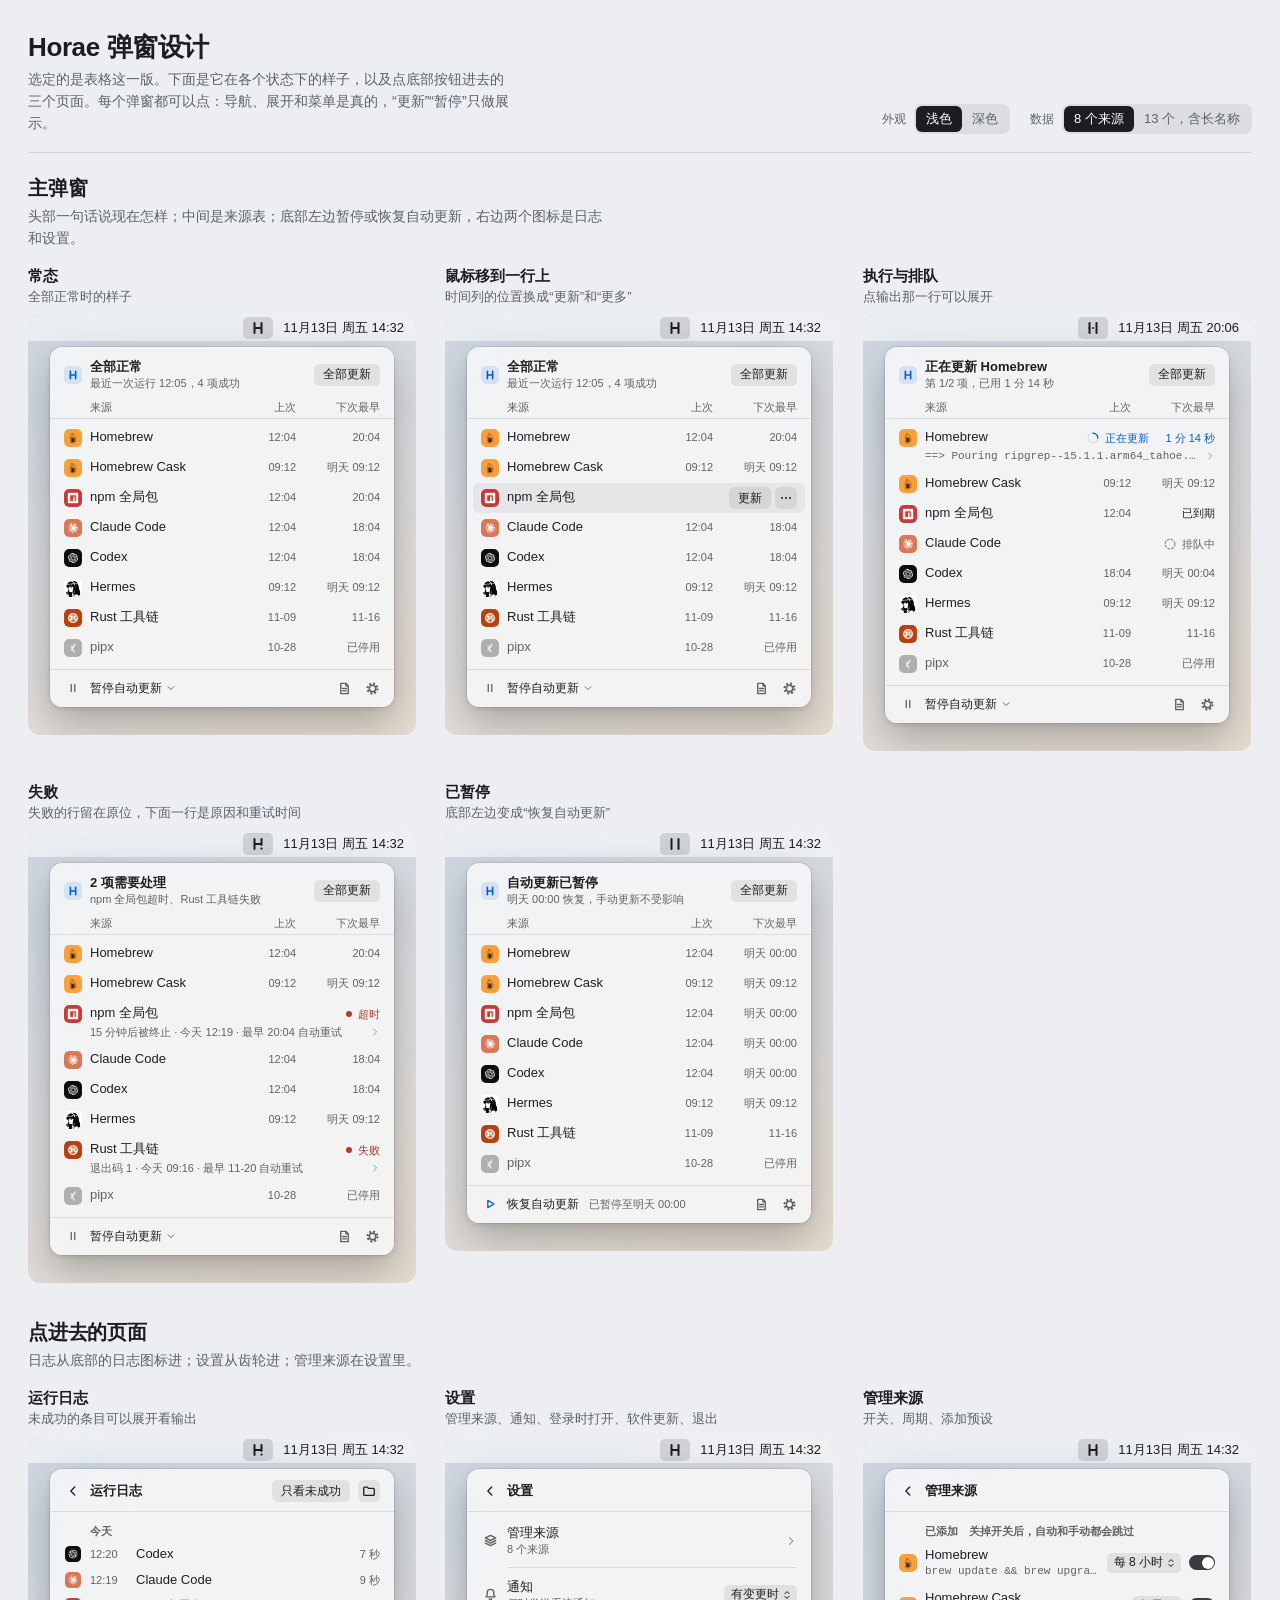
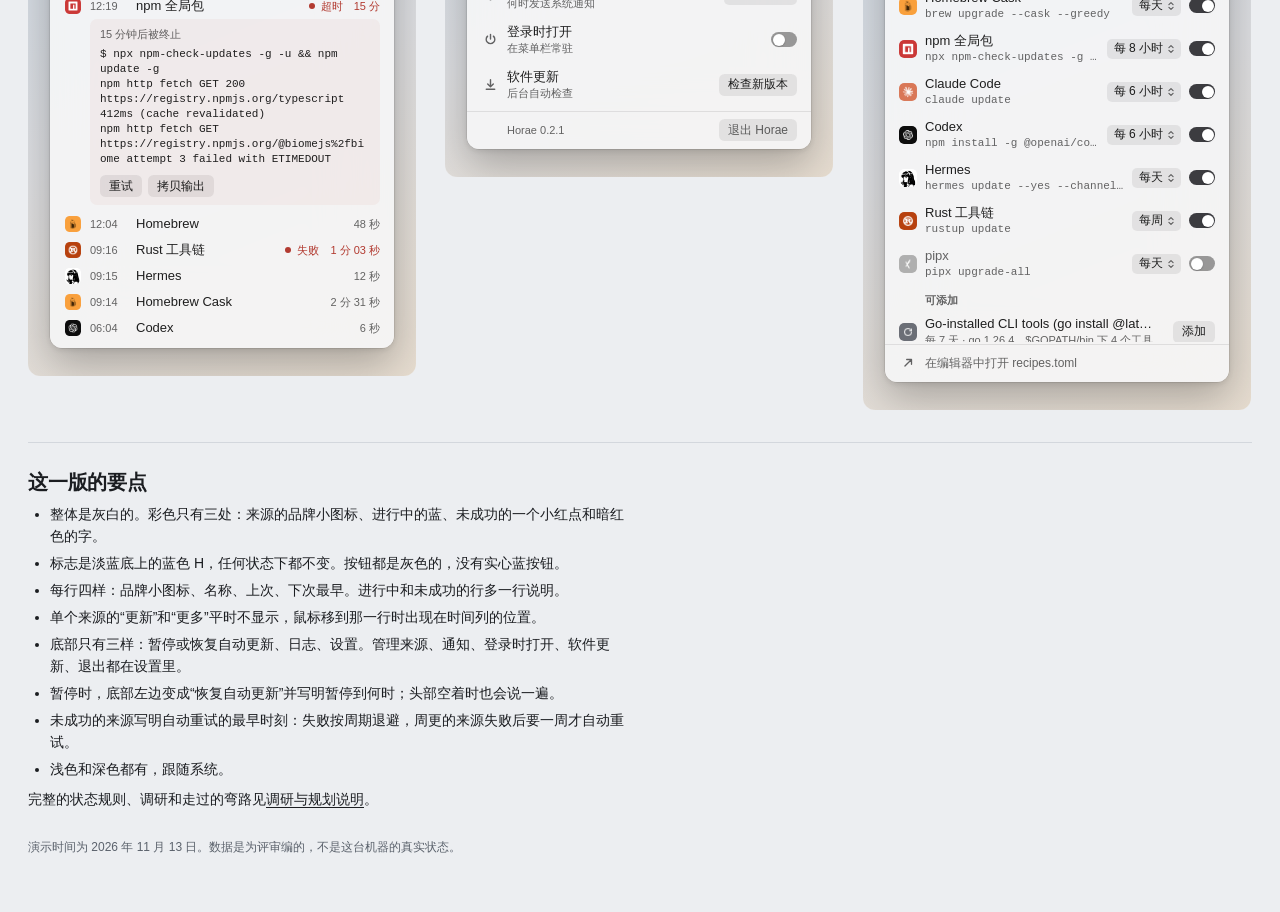
<file: docs/ui/index.html>
<!doctype html>
<html lang="zh-CN">
<head>
<meta charset="utf-8">
<meta name="viewport" content="width=device-width, initial-scale=1">
<title>Horae 弹窗设计</title>
<link rel="stylesheet" href="shared.css">
<style>
html { --pick: #1b1d21; --on-pick: #ffffff; }
html[data-theme="dark"] { --pick: #eceef1; --on-pick: #131518; }
body { font-size: 14px; line-height: 22px; }
a { color: inherit; text-underline-offset: 3px; text-decoration-thickness: 1px; }
::selection { background: color-mix(in srgb, var(--page-ink) 18%, transparent); }
.wrap { max-width: 1340px; margin: 0 auto; padding: 0 28px; }

.top { display: flex; flex-wrap: wrap; align-items: flex-end; justify-content: space-between; gap: 14px 32px; padding: 30px 0 18px; border-bottom: 1px solid var(--page-line); }
.top h1 { font-size: 26px; line-height: 34px; font-weight: 650; letter-spacing: -0.015em; }
.top p { max-width: 62ch; margin-top: 4px; color: var(--page-dim); }
.controls { display: flex; flex-wrap: wrap; gap: 8px 20px; }
.grp { display: flex; align-items: center; gap: 8px; font-size: 12px; line-height: 16px; color: var(--page-dim); }
.seg { display: inline-flex; padding: 2px; border-radius: 8px; background: color-mix(in srgb, var(--page-ink) 8%, transparent); }
.seg button { height: 26px; padding: 0 10px; border-radius: 6px; font-size: 13px; line-height: 18px; color: var(--page-dim); white-space: nowrap; }
.seg button:hover { color: var(--page-ink); }
.seg button[aria-pressed="true"] { background: var(--pick); color: var(--on-pick); font-weight: 500; }

.band { padding: 22px 0 10px; }
.band > h2 { font-size: 20px; line-height: 26px; font-weight: 650; letter-spacing: -0.01em; }
.band > p { max-width: 74ch; margin-top: 4px; color: var(--page-dim); }
.shots { display: grid; grid-template-columns: repeat(auto-fill, minmax(388px, 1fr)); gap: 26px 28px; margin-top: 16px; align-items: start; }
figure { min-width: 0; }
figcaption { margin-bottom: 8px; }
figcaption b { display: block; font-size: 15px; line-height: 22px; font-weight: 600; }
figcaption span { display: block; font-size: 13px; line-height: 20px; color: var(--page-dim); }
.scroller { max-width: 100%; overflow-x: auto; }
iframe { display: block; border: 0; background: transparent; color-scheme: normal; }

.sect { margin-top: 18px; padding: 26px 0 8px; border-top: 1px solid var(--page-line); }
.sect h2 { font-size: 20px; line-height: 26px; font-weight: 650; letter-spacing: -0.01em; }
.sect ul { max-width: 78ch; margin-top: 8px; padding-left: 22px; }
.sect li + li { margin-top: 5px; }
.sect p { max-width: 74ch; margin-top: 8px; }
.foot { padding: 20px 0 56px; font-size: 12px; line-height: 18px; color: var(--page-dim); }
</style>
</head>
<body>
<div class="wrap">
  <header class="top">
    <div>
      <h1>Horae 弹窗设计</h1>
      <p>选定的是表格这一版。下面是它在各个状态下的样子，以及点底部按钮进去的三个页面。每个弹窗都可以点：导航、展开和菜单是真的，“更新”“暂停”只做展示。</p>
    </div>
    <div class="controls" id="controls"></div>
  </header>

  <section class="band">
    <h2>主弹窗</h2>
    <p>头部一句话说现在怎样；中间是来源表；底部左边暂停或恢复自动更新，右边两个图标是日志和设置。</p>
    <div class="shots" id="main"></div>
  </section>

  <section class="band">
    <h2>点进去的页面</h2>
    <p>日志从底部的日志图标进；设置从齿轮进；管理来源在设置里。</p>
    <div class="shots" id="pages"></div>
  </section>

  <section class="sect">
    <h2>这一版的要点</h2>
    <ul>
      <li>整体是灰白的。彩色只有三处：来源的品牌小图标、进行中的蓝、未成功的一个小红点和暗红色的字。</li>
      <li>标志是淡蓝底上的蓝色 H，任何状态下都不变。按钮都是灰色的，没有实心蓝按钮。</li>
      <li>每行四样：品牌小图标、名称、上次、下次最早。进行中和未成功的行多一行说明。</li>
      <li>单个来源的“更新”和“更多”平时不显示，鼠标移到那一行时出现在时间列的位置。</li>
      <li>底部只有三样：暂停或恢复自动更新、日志、设置。管理来源、通知、登录时打开、软件更新、退出都在设置里。</li>
      <li>暂停时，底部左边变成“恢复自动更新”并写明暂停到何时；头部空着时也会说一遍。</li>
      <li>未成功的来源写明自动重试的最早时刻：失败按周期退避，周更的来源失败后要一周才自动重试。</li>
      <li>浅色和深色都有，跟随系统。</li>
    </ul>
    <p>完整的状态规则、调研和走过的弯路见<a href="2026-11-13-horae-popover-redesign.md">调研与规划说明</a>。</p>
  </section>

  <p class="foot">演示时间为 2026 年 11 月 13 日。数据是为评审编的，不是这台机器的真实状态。</p>
</div>

<script>
(function () {
  const MAIN = [
    { id: 'idle', q: 'state=idle', t: '常态', d: '全部正常时的样子' },
    { id: 'hover', q: 'state=idle&hover=npm-globals', t: '鼠标移到一行上', d: '时间列的位置换成“更新”和“更多”' },
    { id: 'running', q: 'state=running', t: '执行与排队', d: '点输出那一行可以展开' },
    { id: 'failed', q: 'state=failed', t: '失败', d: '失败的行留在原位，下面一行是原因和重试时间' },
    { id: 'paused', q: 'state=paused', t: '已暂停', d: '底部左边变成“恢复自动更新”' },
  ];
  const PAGES = [
    { id: 'log', q: 'state=failed&page=log', t: '运行日志', d: '未成功的条目可以展开看输出' },
    { id: 'settings', q: 'state=idle&page=settings', t: '设置', d: '管理来源、通知、登录时打开、软件更新、退出' },
    { id: 'sources', q: 'state=idle&page=sources', t: '管理来源', d: '开关、周期、添加预设' },
  ];
  const OPTS = {
    theme: ['外观', [['light', '浅色'], ['dark', '深色']]],
    data: ['数据', [['base', '8 个来源'], ['stress', '13 个，含长名称']]],
  };
  const st = { theme: 'light', data: 'base' };
  new URLSearchParams(location.search + '&' + location.hash.slice(1)).forEach((val, key) => {
    if (OPTS[key] && OPTS[key][1].some((o) => o[0] === val)) st[key] = val;
  });
  const $ = (id) => document.getElementById(id);
  const shot = (f) =>
    `<figure><figcaption><b>${f.t}</b><span>${f.d}</span></figcaption><div class="scroller"><iframe data-id="${f.id}" title="${f.t}" width="388" height="520" src="ledger.html?embed=1&id=${f.id}&${f.q}&theme=${st.theme}&data=${st.data}"></iframe></div></figure>`;

  function paint() {
    document.documentElement.dataset.theme = st.theme;
    history.replaceState(null, '', '#' + new URLSearchParams(st).toString());
    $('controls').innerHTML = Object.entries(OPTS)
      .map(([key, [label, opts]]) => `<div class="grp"><span>${label}</span><div class="seg" role="group" aria-label="${label}">${opts.map(([val, text]) => `<button data-k="${key}" data-v="${val}" aria-pressed="${st[key] === val}">${text}</button>`).join('')}</div></div>`)
      .join('');
    $('main').innerHTML = MAIN.map(shot).join('');
    $('pages').innerHTML = PAGES.map(shot).join('');
  }

  $('controls').addEventListener('click', (e) => {
    const b = e.target.closest('button[data-k]');
    if (!b) return;
    st[b.dataset.k] = b.dataset.v;
    paint();
  });
  window.addEventListener('message', (e) => {
    if (!e.data || !e.data.horae) return;
    const f = document.querySelector(`iframe[data-id="${e.data.horae}"]`);
    if (f) f.height = e.data.height + 4;
  });
  paint();
})();
</script>
</body>
</html>
</file>
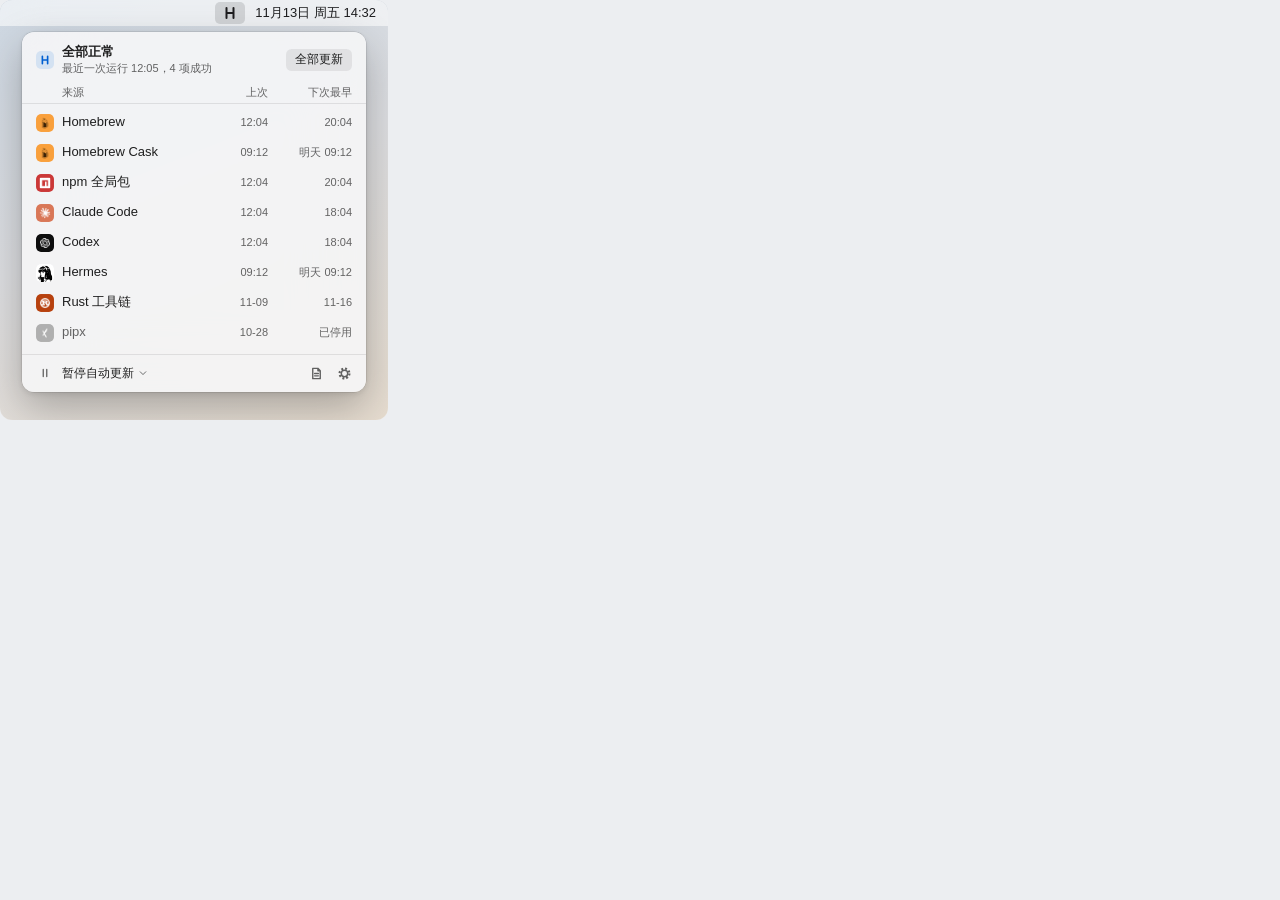
<file: docs/ui/ledger.html>
<!doctype html>
<html lang="zh-CN">
<head>
<meta charset="utf-8">
<meta name="viewport" content="width=device-width, initial-scale=1">
<title>Horae 弹窗</title>
<link rel="stylesheet" href="shared.css">
<style>
/* Horae 弹窗：单栏表格。每个事实一列——来源、上次、下次最早；系统材质；所有文字落在同一条左缘（x=40）。
   来源的品牌小图标在最左。整体是灰白的，彩色只有三处：品牌小图标、进行中的蓝、未成功的一点暗红。
   标志是淡蓝底上的蓝色 H，不随状态变；按钮都是灰色的，没有实心蓝按钮。
   底部是一条工具栏：左边暂停或恢复自动更新，右边日志和设置。不常用的都在设置页里。 */
.p {
  --bg: rgba(246, 246, 247, 0.9);
  --ink: rgba(0, 0, 0, 0.88);
  --dim: rgba(0, 0, 0, 0.6);
  --faint: rgba(0, 0, 0, 0.38);
  --line: rgba(0, 0, 0, 0.09);
  --hover: rgba(0, 0, 0, 0.055);
  --ctl: rgba(0, 0, 0, 0.07);
  --accent: #005fd1;
  --tint: rgba(0, 104, 224, 0.12);
  --bad: #b23a30;
  --bad-bg: rgba(178, 58, 48, 0.05);
  --menu: rgba(250, 250, 251, 0.98);
  --edge: rgba(0, 0, 0, 0.16);
  --sel: rgba(0, 104, 224, 0.2);
  --sw-on: #3c3c40;
  --sw-knob: #ffffff;
}
html[data-theme="dark"] .p {
  --bg: rgba(38, 38, 41, 0.9);
  --ink: rgba(255, 255, 255, 0.92);
  --dim: rgba(255, 255, 255, 0.64);
  --faint: rgba(255, 255, 255, 0.38);
  --line: rgba(255, 255, 255, 0.11);
  --hover: rgba(255, 255, 255, 0.08);
  --ctl: rgba(255, 255, 255, 0.11);
  --accent: #6cb2ff;
  --tint: rgba(108, 178, 255, 0.18);
  --bad: #e5837a;
  --bad-bg: rgba(229, 131, 122, 0.08);
  --menu: rgba(48, 48, 52, 0.98);
  --edge: rgba(255, 255, 255, 0.18);
  --sel: rgba(108, 178, 255, 0.3);
  --sw-on: #dcdce0;
  --sw-knob: #2a2a2d;
}
.p {
  position: relative;
  width: 344px;
  border-radius: 12px;
  background: var(--bg);
  color: var(--ink);
  font-size: 13px;
  line-height: 16px;
  -webkit-backdrop-filter: blur(34px) saturate(1.7);
  backdrop-filter: blur(34px) saturate(1.7);
  box-shadow: 0 0 0 0.5px var(--edge), 0 16px 40px rgba(0, 0, 0, 0.26), 0 2px 6px rgba(0, 0, 0, 0.1);
  padding-bottom: 6px;
}
.p ::selection { background: var(--sel); }
.p svg { fill: none; stroke: currentColor; stroke-width: 1.5; stroke-linecap: round; stroke-linejoin: round; display: block; }
.p button:focus-visible { outline: 2px solid var(--accent); outline-offset: 1px; }

/* 头部：标志占图标列，标题落在名称的左缘上 */
.hd { display: grid; grid-template-columns: 18px minmax(0, 1fr) auto; column-gap: 8px; align-items: center; padding: 12px 14px 10px; }
.tile { width: 18px; height: 18px; border-radius: 5px; display: grid; place-items: center; background: var(--tint); color: var(--accent); }
.tile svg { width: 12px; height: 12px; stroke-width: 2.2; }
.hd-title { font-weight: 600; overflow: hidden; text-overflow: ellipsis; white-space: nowrap; }
.hd-sub { margin-top: 1px; font-size: 11px; line-height: 14px; color: var(--dim); overflow: hidden; text-overflow: ellipsis; white-space: nowrap; }
.btn { height: 22px; padding: 0 9px; border-radius: 5.5px; background: var(--ctl); font-size: 12px; line-height: 15px; font-weight: 500; white-space: nowrap; }
.btn:hover { filter: brightness(0.94); }
.btn.on { background: var(--tint); color: var(--accent); }
.btn.sq { width: 22px; padding: 0; display: grid; place-items: center; }
.btn.sq svg { width: 14px; height: 14px; }

/* 状态图形：运行是蓝弧，未成功是一个小红点，排队是虚线环；成功不放图形 */
.g { width: 14px; height: 14px; flex: none; }
.g-run .trk { stroke: var(--line); }
.g-run .arc { stroke: var(--accent); transform-origin: 8px 8px; animation: hz-spin 0.9s linear infinite; }
.dot-bad { width: 6px; height: 6px; margin: 0 1px; border-radius: 50%; background: var(--bad); flex: none; }
.g-queued { color: var(--faint); }
@media (prefers-reduced-motion: reduce) { .g-run .arc { animation: none; } }

.ic { width: 18px; height: 18px; border-radius: 5px; display: block; }
.is-disabled .ic, .is-missing .ic { filter: grayscale(1); opacity: 0.5; }
.is-disabled .c-name { color: var(--dim); }
.c-name { overflow: hidden; text-overflow: ellipsis; white-space: nowrap; }
.c-val { display: inline-flex; align-items: center; justify-content: flex-end; gap: 5px; font-size: 11px; line-height: 14px; color: var(--dim); white-space: nowrap; }
.c-val.is-bad { color: var(--bad); }
.c-val.is-run { color: var(--accent); font-weight: 500; }

/* 表头与行共用同一组列 */
.cols, .row { display: grid; grid-template-columns: 18px minmax(0, 1fr) 52px 76px; column-gap: 8px; }
.cols { padding: 0 14px 4px; font-size: 11px; line-height: 14px; color: var(--dim); border-bottom: 0.5px solid var(--line); }
.r { text-align: right; }
.list { padding: 4px 6px; max-height: 330px; overflow-y: auto; scrollbar-width: thin; scrollbar-color: var(--faint) transparent; }
.row { position: relative; align-items: baseline; padding: 6px 8px; border-radius: 6px; }
.row:hover, .row.is-hover { background: var(--hover); }
.row > .ic, .row > .c-val { align-self: center; }
.row.two > .ic { align-self: start; }
.row.two > .c-val { align-self: start; margin-top: 2px; }
.row > .c-val { grid-column: 3 / 5; }
.c-time { font-size: 11px; line-height: 14px; color: var(--dim); text-align: right; white-space: nowrap; }
.c-time.now { color: var(--ink); }
.c-sub { grid-column: 2 / -1; display: flex; align-items: center; gap: 6px; min-width: 0; margin: 2px 0 -3px; padding-bottom: 3px; font-size: 11px; line-height: 14px; color: var(--dim); text-align: left; }
.c-sub > span { flex: 1; min-width: 0; overflow: hidden; text-overflow: ellipsis; white-space: nowrap; }
.c-sub > svg { width: 10px; height: 10px; flex: none; color: var(--faint); }
.c-sub.open { align-items: flex-start; }
.c-sub.open > span { white-space: pre-wrap; overflow-wrap: anywhere; }
/* 悬停时两列时间让位给操作，位置与宽度不变 */
.c-acts { position: absolute; right: 8px; top: 4px; display: none; gap: 4px; }
.row:hover .c-acts, .row.is-hover .c-acts { display: flex; }
.row.has-acts:hover .hide, .row.has-acts.is-hover .hide { visibility: hidden; }

/* 底部工具栏：左边一个带图标的文字按钮，右边两个图标按钮 */
.ft { display: flex; align-items: center; gap: 2px; margin-top: 2px; padding: 5px 9px 0 8px; border-top: 0.5px solid var(--line); }
.ft-main { display: inline-flex; align-items: center; gap: 8px; height: 26px; padding: 0 8px 0 6px; border-radius: 6px; font-size: 12px; line-height: 15px; white-space: nowrap; min-width: 0; }
.ft-main:hover, .tool:hover { background: var(--hover); }
.ft-main > svg:first-child { width: 14px; height: 14px; margin: 0 2px; color: var(--dim); }
.ft-main.is-paused > svg:first-child { color: var(--accent); }
.ft-main .chev svg { width: 10px; height: 10px; margin-left: -4px; color: var(--dim); }
.ft-note { font-size: 11px; line-height: 14px; color: var(--dim); overflow: hidden; text-overflow: ellipsis; white-space: nowrap; }
.ft .sp { flex: 1; min-width: 4px; }
.tool { width: 26px; height: 26px; border-radius: 6px; display: grid; place-items: center; color: var(--dim); flex: none; }
.tool:hover { color: var(--ink); }
.tool svg { width: 15px; height: 15px; }

.fly { position: absolute; z-index: 5; padding: 4px; white-space: nowrap; border-radius: 8px; background: var(--menu); box-shadow: 0 0 0 0.5px var(--edge), 0 10px 28px rgba(0, 0, 0, 0.24); }
.mi { display: flex; align-items: center; width: 100%; height: 24px; padding: 0 10px; border-radius: 6px; text-align: left; }
.mi:hover { background: var(--hover); }
.fly.pause { left: 8px; bottom: 38px; }
.fly.rowmenu { right: 8px; top: 28px; }

/* 次级页：返回箭头占图标列，标题与内容仍在 x=40 */
.sub-hd { display: grid; grid-template-columns: 18px minmax(0, 1fr) auto auto; column-gap: 8px; align-items: center; padding: 11px 14px 9px; border-bottom: 0.5px solid var(--line); }
.back { width: 22px; height: 22px; margin: 0 -2px; border-radius: 5.5px; display: grid; place-items: center; }
.back:hover { background: var(--hover); }
.back svg { width: 14px; height: 14px; }
.sub-hd h2 { font-size: 13px; line-height: 16px; font-weight: 600; }
.scroll { max-height: 430px; overflow-y: auto; padding: 4px 6px 2px; scrollbar-width: thin; scrollbar-color: var(--faint) transparent; }
.sec { padding: 8px 8px 3px 34px; font-size: 11px; line-height: 14px; font-weight: 600; color: var(--dim); }
.lrow { display: grid; grid-template-columns: 18px 38px minmax(0, 1fr) auto; column-gap: 8px; align-items: center; width: 100%; padding: 5px 8px; border-radius: 6px; text-align: left; }
.lrow:hover { background: var(--hover); }
.lrow .ic { width: 16px; height: 16px; border-radius: 4.5px; margin: 0 1px; }
.l-time { font-size: 11px; line-height: 14px; color: var(--dim); }
.detail { margin: 0 8px 6px 34px; padding: 8px 10px; border-radius: 7px; background: var(--bad-bg); }
.detail p { font-size: 11px; line-height: 14px; color: var(--dim); }
.detail pre { margin: 6px 0 8px; font-size: 11px; line-height: 15px; white-space: pre-wrap; overflow-wrap: anywhere; color: var(--ink); user-select: text; }
.detail .acts { display: flex; gap: 6px; }
.srow { display: grid; grid-template-columns: 18px minmax(0, 1fr) auto auto; column-gap: 8px; align-items: center; padding: 6px 8px; border-radius: 6px; }
.srow:hover { background: var(--hover); }
.s-main { min-width: 0; }
.s-cmd { margin-top: 1px; font-size: 11px; line-height: 14px; color: var(--dim); overflow: hidden; text-overflow: ellipsis; white-space: nowrap; }
.cad { display: inline-flex; align-items: center; gap: 2px; height: 20px; padding: 0 4px 0 7px; border-radius: 5px; background: var(--ctl); font-size: 12px; line-height: 15px; white-space: nowrap; }
.cad svg { width: 12px; height: 12px; color: var(--dim); }
.sw { width: 26px; height: 15px; border-radius: 8px; background: var(--sw-on); position: relative; flex: none; }
.sw::after { content: ""; position: absolute; top: 1.5px; right: 1.5px; width: 12px; height: 12px; border-radius: 50%; background: var(--sw-knob); box-shadow: 0 0.5px 1.5px rgba(0, 0, 0, 0.3); }
.sw.off { background: var(--faint); }
.sw.off::after { right: auto; left: 1.5px; background: #fff; }
.tag { font-size: 11px; line-height: 14px; color: var(--dim); white-space: nowrap; }
/* 设置页的行：图标列放一个小线条图标，文字在 x=40 */
.setrow { display: grid; grid-template-columns: 18px minmax(0, 1fr) auto; column-gap: 8px; align-items: center; width: 100%; padding: 7px 8px; border-radius: 6px; text-align: left; }
button.setrow:hover { background: var(--hover); }
.setrow > svg:first-child { width: 15px; height: 15px; margin: 0 1.5px; color: var(--dim); }
.setrow > svg:last-child { width: 12px; height: 12px; color: var(--faint); }
.sep { height: 0; margin: 4px 8px 4px 34px; border-top: 0.5px solid var(--line); }
.pg-ft { display: flex; align-items: center; justify-content: space-between; margin-top: 2px; padding: 7px 14px 2px 40px; border-top: 0.5px solid var(--line); font-size: 11px; line-height: 14px; color: var(--dim); }
.pg-ft.link { padding: 5px 9px 0 8px; }
</style>
</head>
<body>
<div id="root"></div>
<script src="shared.js"></script>
<script>
(function () {
  const H = window.Horae;
  const { esc, icon, brand } = H;
  const g = (cls, inner) => `<svg class="g ${cls}" viewBox="0 0 16 16" aria-hidden="true">${inner}</svg>`;
  const G = {
    running: g('g-run', '<circle class="trk" cx="8" cy="8" r="5.5"/><path class="arc" d="M8 2.5a5.5 5.5 0 0 1 5.5 5.5"/>'),
    bad: '<span class="dot-bad" aria-hidden="true"></span>',
    queued: g('g-queued', '<circle cx="8" cy="8" r="5.5" stroke-dasharray="2.1 2.3"/>'),
  };

  // 进行中、排队、未成功的行，右侧是带图形的状态
  function val(s, sc, k) {
    if (k === 'running') return `<span class="c-val is-run num">${G.running}正在更新　${H.elapsedTag(sc.current.elapsed)}</span>`;
    if (k === 'queued') return `<span class="c-val">${G.queued}排队中</span>`;
    return `<span class="c-val is-bad hide">${G.bad}${s.word}</span>`;
  }
  const rowActs = (s, k) =>
    k === 'disabled'
      ? '<span class="c-acts"><button class="btn">启用</button></span>'
      : `<span class="c-acts"><button class="btn">${k === 'bad' ? '重试' : '更新'}</button><button class="btn sq" data-set="menu=${s.id}" title="更多">${icon('more')}</button></span>`;

  function row(s, sc, view) {
    const k = H.kindOf(s);
    const cls = ['row', 'is-' + k];
    let right;
    let sub = '';
    let acts = '';
    if (k === 'running') {
      const open = !!view.ui.live;
      const lines = sc.current.lines;
      right = val(s, sc, k);
      sub = `<button class="c-sub mono${open ? ' open' : ''}" data-toggle="live" title="${open ? '收起' : '展开'}实时输出"><span>${esc((open ? lines : lines.slice(-1)).join('\n'))}</span>${icon(open ? 'chevD' : 'chevR')}</button>`;
      cls.push('two');
    } else if (k === 'queued') {
      right = val(s, sc, k);
    } else if (k === 'bad') {
      right = val(s, sc, k);
      sub = `<button class="c-sub" data-nav="log" data-keep="open=${s.id}" title="查看输出"><span>${esc(s.reason)} · ${H.day(s.last)} · 最早 ${s.next} 自动重试</span>${icon('chevR')}</button>`;
      acts = rowActs(s, k);
      cls.push('two', 'has-acts');
    } else {
      right = `<span class="c-time num hide">${s.last || '尚未运行'}</span><span class="c-time num hide${s.due && !sc.paused ? ' now' : ''}"${H.shifted(s, sc) ? ' title="因暂停顺延"' : ''}>${H.nextText(s, sc)}</span>`;
      acts = rowActs(s, k);
      cls.push('has-acts');
    }
    if (view.ui.hover === s.id || view.ui.menu === s.id) cls.push('is-hover');
    const fly = view.ui.menu === s.id ? '<div class="fly rowmenu"><button class="mi" data-nav="log">查看日志</button><button class="mi" data-nav="sources">修改周期</button><button class="mi">停用</button></div>' : '';
    return `<div class="${cls.join(' ')}">${brand(s.id)}<span class="c-name" title="${esc(s.label)}">${esc(s.label)}</span>${right}${sub}${acts}${fly}</div>`;
  }

  function main(view, sc) {
    const v = H.verdict(sc);
    // 暂停的状态与控制固定在底部左侧这一处
    const left = sc.paused
      ? `<button class="ft-main is-paused" title="恢复自动更新">${icon('play')}恢复自动更新</button><span class="ft-note num">已暂停至${sc.paused.until}</span>`
      : `<button class="ft-main" data-toggle="pauseMenu" title="暂停自动更新">${icon('pause')}暂停自动更新<span class="chev">${icon('chevD')}</span></button>`;
    const fly = view.ui.pauseMenu ? '<div class="fly pause"><button class="mi">暂停 1 小时</button><button class="mi">暂停到今天结束</button><button class="mi">暂停直到手动恢复</button></div>' : '';
    return `<div class="p">
      <header class="hd"><span class="tile">${H.marks.idle}</span><div style="min-width:0"><div class="hd-title">${esc(v.title)}</div><div class="hd-sub">${v.sub}</div></div><button class="btn">全部更新</button></header>
      <div class="cols"><span></span><span>来源</span><span class="r">上次</span><span class="r">下次最早</span></div>
      <div class="list">${sc.sources.map((s) => row(s, sc, view)).join('')}</div>
      <footer class="ft">${left}<span class="sp"></span><button class="tool" data-nav="log" title="运行日志">${icon('log')}</button><button class="tool" data-nav="settings" title="设置">${icon('gear')}</button></footer>${fly}
    </div>`;
  }

  // ---------- 次级页 ----------
  const subHead = (title, back, extra) => `<header class="sub-hd"><button class="back" data-nav="${back}" title="返回">${icon('chevL')}</button><h2>${title}</h2>${extra || ''}</header>`;

  function log(view, sc) {
    const only = !!view.ui.onlyBad;
    const rows = sc.log.filter((e) => !only || e.status !== 'success');
    const firstBad = (sc.log.find((e) => e.status !== 'success') || {}).id;
    const openId = view.ui.open === undefined ? firstBad : view.ui.open;
    let lastDay = '';
    let out = '';
    rows.forEach((e) => {
      if (e.day !== lastDay) {
        out += `<div class="sec">${e.day}</div>`;
        lastDay = e.day;
      }
      const bad = e.status !== 'success';
      out += `<button class="lrow"${bad ? ` data-set="open=${e.id}"` : ''}>${brand(e.id)}<span class="l-time num">${e.time}</span><span class="c-name">${esc(e.label)}</span>${bad ? `<span class="c-val is-bad num">${G.bad}${e.status === 'timeout' ? '超时' : '失败'}　${e.dur}</span>` : `<span class="c-val num">${e.dur}</span>`}</button>`;
      if (bad && openId === e.id) out += `<div class="detail"><p>${esc(e.reason)}</p><pre class="mono">${esc(e.tail.join('\n'))}</pre><div class="acts"><button class="btn">重试</button><button class="btn">拷贝输出</button></div></div>`;
    });
    if (!rows.length) out = '<div class="sec">近 14 天没有未成功的记录</div>';
    return `<div class="p">${subHead('运行日志', 'main', `<button class="btn${only ? ' on' : ''}" data-toggle="onlyBad">只看未成功</button><button class="btn sq" title="打开日志文件夹">${icon('folder')}</button>`)}<div class="scroll">${out}</div></div>`;
  }

  function settings(view, sc) {
    return `<div class="p">${subHead('设置', 'main')}
      <div class="scroll" style="padding-top:6px">
        <button class="setrow" data-nav="sources">${icon('stack')}<div><div class="c-name">管理来源</div><div class="s-cmd num">${sc.sources.length} 个来源</div></div>${icon('chevR')}</button>
        <div class="sep"></div>
        <div class="setrow">${icon('bell')}<div><div class="c-name">通知</div><div class="s-cmd">何时发送系统通知</div></div><span class="cad">有变更时${icon('updown')}</span></div>
        <div class="setrow">${icon('power')}<div><div class="c-name">登录时打开</div><div class="s-cmd">在菜单栏常驻</div></div><span class="sw off" role="switch" aria-checked="false"></span></div>
        <div class="setrow">${icon('download')}<div><div class="c-name">软件更新</div><div class="s-cmd">后台自动检查</div></div><button class="btn">检查新版本</button></div>
      </div>
      <div class="pg-ft"><span class="num">Horae 0.2.1</span><button class="btn">退出 Horae</button></div>
    </div>`;
  }

  function sources(view, sc) {
    const cur = sc.sources
      .map((s) => `<div class="srow${s.enabled ? '' : ' is-disabled'}">${brand(s.id)}<div class="s-main"><div class="c-name" title="${esc(s.label)}">${esc(s.label)}</div><div class="s-cmd mono">${esc(s.cmd)}</div></div><span class="cad num">${s.cadence}${icon('updown')}</span><span class="sw${s.enabled ? '' : ' off'}" role="switch" aria-checked="${s.enabled}" title="${s.enabled ? '已启用' : '已停用：自动和手动都会跳过'}"></span></div>`)
      .join('');
    const add = sc.presets
      .map((p) => `<div class="srow${p.installed ? '' : ' is-missing'}">${brand(p.label.replace('Go-installed', 'go'))}<div class="s-main"><div class="c-name" title="${esc(p.label)}">${esc(p.label)}</div><div class="s-cmd">${p.cadence} · ${esc(p.detail)}</div></div><span class="tag">${p.installed ? '' : '未安装'}</span><button class="btn">添加</button></div>`)
      .join('');
    return `<div class="p">${subHead('管理来源', 'settings')}<div class="scroll"><div class="sec">已添加　关掉开关后，自动和手动都会跳过</div>${cur}<div class="sec">可添加</div>${add}</div><div class="pg-ft link"><button class="ft-main">${icon('out')}在编辑器中打开 recipes.toml</button></div></div>`;
  }

  H.mount({
    render: (view, sc) => (view.page === 'log' ? log(view, sc) : view.page === 'sources' ? sources(view, sc) : view.page === 'settings' ? settings(view, sc) : main(view, sc)),
  });
})();
</script>
</body>
</html>
</file>
<file: docs/ui/shared.css>
/* Horae 设计原型共用：重置、桌面外框、菜单栏条。弹窗自己的样式写在 ledger.html 里。 */
*,
*::before,
*::after { box-sizing: border-box; margin: 0; padding: 0; }

html {
  -webkit-font-smoothing: antialiased;
  text-size-adjust: 100%;
  --page: #eceef1;
  --page-ink: #1b1d21;
  --page-dim: #5b626c;
  --page-line: #d3d7dd;
  --desk: linear-gradient(158deg, #cdd7e2 0%, #dcdde0 48%, #e6dccf 100%);
  --mb-bg: rgba(255, 255, 255, 0.58);
  --mb-ink: #1d1d1f;
  --mb-open: rgba(0, 0, 0, 0.12);
}
html[data-theme="dark"] {
  --page: #131518;
  --page-ink: #eceef1;
  --page-dim: #a0a7b1;
  --page-line: #2b2f36;
  --desk: linear-gradient(158deg, #1b2430 0%, #1f2126 48%, #2a2520 100%);
  --mb-bg: rgba(22, 22, 24, 0.6);
  --mb-ink: #f5f5f7;
  --mb-open: rgba(255, 255, 255, 0.18);
}

body {
  font-family: -apple-system, BlinkMacSystemFont, "SF Pro Text", "PingFang SC", "Helvetica Neue", sans-serif;
  font-size: 13px;
  line-height: 20px;
  color: var(--page-ink);
  background: var(--page);
}
/* 弹窗内按 macOS 正文的 13/16 排版；页面自身的说明文字用上面更松的行高 */
.host { font-size: 13px; line-height: 16px; }
button { font: inherit; color: inherit; background: none; border: 0; cursor: pointer; }
button:focus-visible, [tabindex]:focus-visible { outline: 2px solid currentColor; outline-offset: 2px; }
.num { font-variant-numeric: tabular-nums; }
.mono { font-family: ui-monospace, "SF Mono", Menlo, monospace; }

/* 单帧嵌入（比较入口的 iframe 用） */
body.embed { background: transparent; }
body.embed .frame { margin: 0 auto; }

/* 桌面外框：菜单栏条 + 悬挂其下的弹窗 */
.frame { display: inline-flex; flex-direction: column; vertical-align: top; }
.desk {
  position: relative;
  background: var(--desk);
  border-radius: 12px;
  padding-bottom: 28px;
  overflow: hidden;
}
.menubar {
  height: 26px;
  display: flex;
  align-items: center;
  justify-content: flex-end;
  gap: 10px;
  padding: 0 12px;
  background: var(--mb-bg);
  color: var(--mb-ink);
  font-size: 13px;
  line-height: 16px;
  backdrop-filter: blur(20px);
  -webkit-backdrop-filter: blur(20px);
}
.mb-icon {
  width: 30px;
  height: 22px;
  display: grid;
  place-items: center;
  border-radius: 5px;
  background: var(--mb-open);
}
.mb-icon svg { width: 16px; height: 16px; display: block; }
.mb-clock { font-variant-numeric: tabular-nums; }
.popwrap { display: flex; justify-content: flex-end; padding: 6px 22px 0 22px; }

/* 标志与图形共用的动效 */
@keyframes hz-spin { to { transform: rotate(360deg); } }
@keyframes hz-run { from { stroke-dashoffset: 3.5; } to { stroke-dashoffset: 0; } }
.hz-spin { transform-origin: 8px 8px; animation: hz-spin 1.1s linear infinite; }
.hz-bridge { stroke-dasharray: 0.01 3.5; animation: hz-run 0.9s linear infinite; }
@media (prefers-reduced-motion: reduce) {
  .hz-spin, .hz-bridge { animation: none; }
}
</file>
